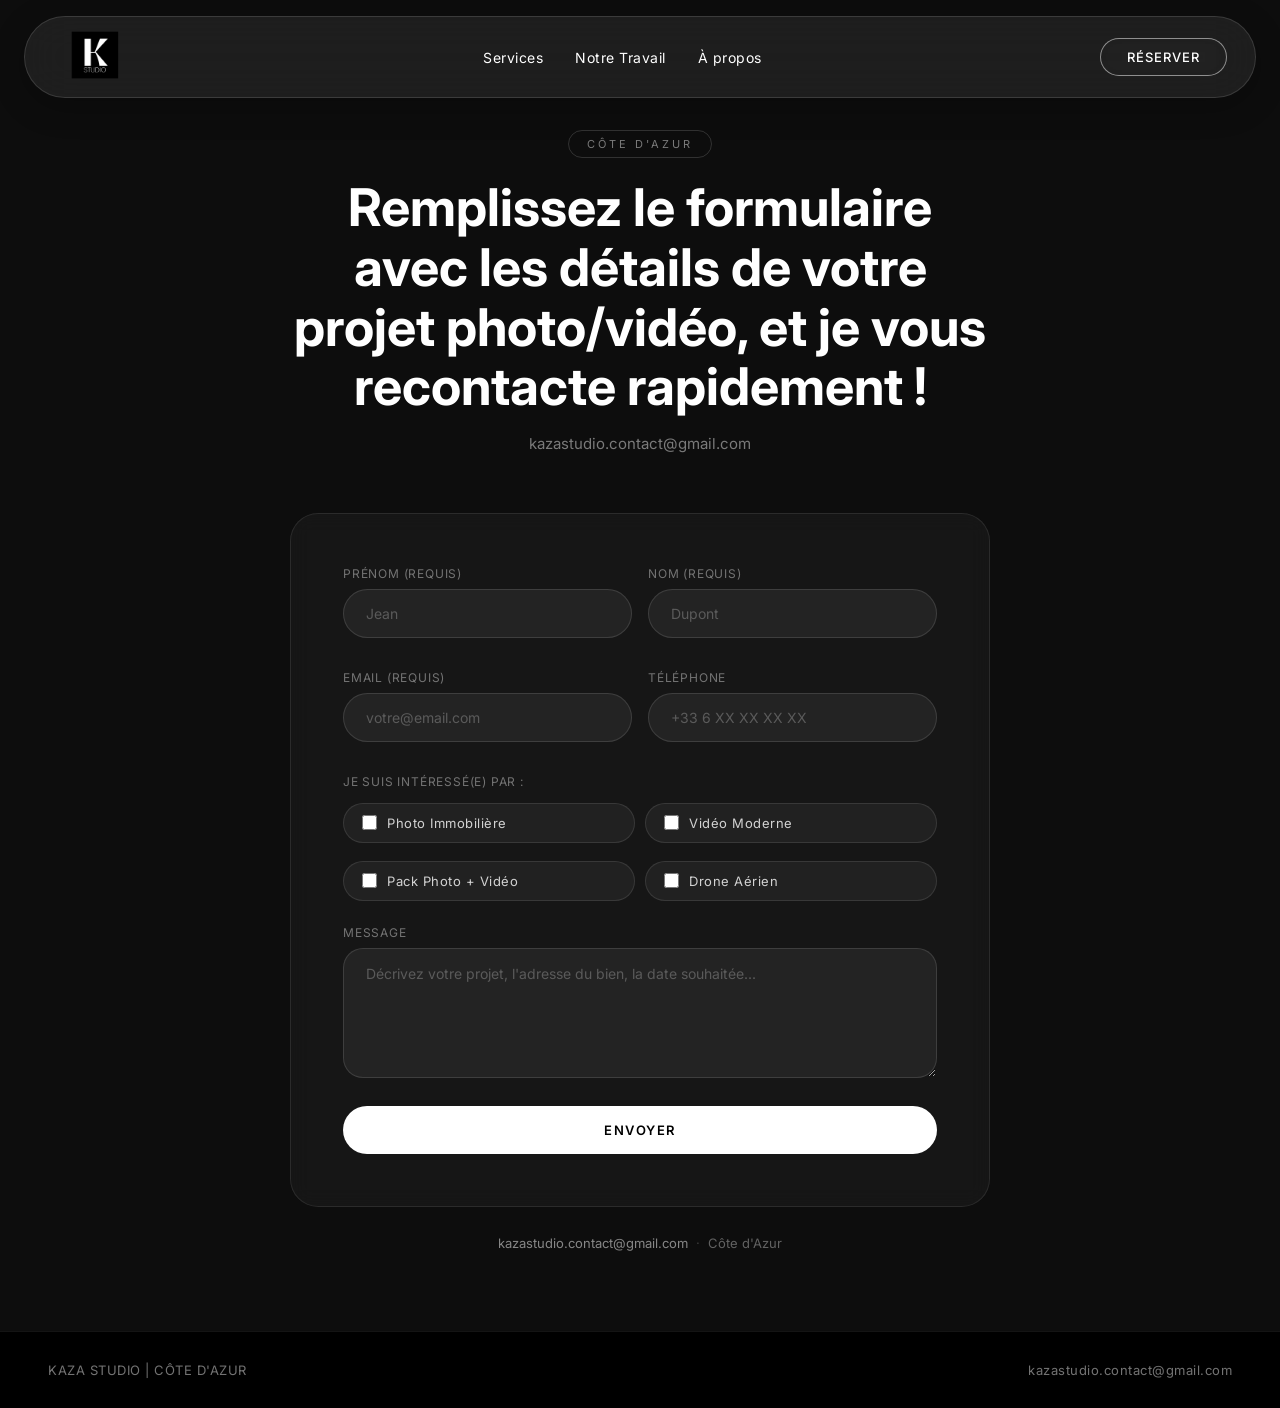
<file: contact.html>
<!doctype html>
<html lang="fr">
<head>
  <meta charset="utf-8">
  <meta name="viewport" content="width=device-width,initial-scale=1">
  <title>Contact – KAZA STUDIO</title>
  <link rel="stylesheet" href="style.css">
  <style>
    .contact-page{min-height:100vh;background:#0d0d0d;display:flex;flex-direction:column;align-items:center;padding:130px 24px 80px}
    .contact-header{text-align:center;max-width:700px;margin-bottom:56px}
    .contact-header .tag{display:inline-block;font-size:11px;letter-spacing:3px;text-transform:uppercase;color:rgba(255,255,255,.45);border:1px solid rgba(255,255,255,.15);border-radius:50px;padding:6px 18px;margin-bottom:20px}
    .contact-header h1{font-size:clamp(28px,4.5vw,52px);font-weight:700;line-height:1.15;margin-bottom:14px}
    .contact-header p{color:rgba(255,255,255,.45);font-size:15px;line-height:1.7}
    
    /* ── SERVICE CARDS (style ProReal + image3) ── */
    .resa-grid{display:grid;grid-template-columns:repeat(3,1fr);gap:28px}
    .svc-card{
      background:#fff;
      border-radius:20px;
      overflow:hidden;
      display:flex;flex-direction:column;
      box-shadow:0 4px 24px rgba(0,0,0,0.07);
      transition:transform .3s,box-shadow .3s;
    }
    .svc-card:hover{transform:translateY(-6px);box-shadow:0 12px 40px rgba(0,0,0,0.13)}
    .svc-card .card-img{
      height:260px;overflow:hidden;border-radius:16px;
      margin:14px 14px 0;
    }
    .svc-card .card-img img{width:100%;height:100%;object-fit:cover;border-radius:16px;transition:transform .5s}
    .svc-card:hover .card-img img{transform:scale(1.04)}
    .svc-card .card-img .placeholder{
      height:260px;border-radius:16px;
      background:linear-gradient(135deg,#e0e0e0,#ececec);
      display:flex;align-items:center;justify-content:center;
      font-size:11px;color:#aaa;letter-spacing:2px;text-transform:uppercase;
    }
    .svc-card .card-body{padding:22px 22px 26px;flex:1;display:flex;flex-direction:column}
    .svc-card h3{font-size:18px;font-weight:700;color:#000;margin-bottom:8px}
    .svc-card p{font-size:13px;color:#666;line-height:1.65;flex:1;margin-bottom:22px}

    /* Glass button */
    .btn-glass{
      display:block;text-align:center;
      padding:13px 24px;border-radius:50px;
      background:rgba(0,0,0,0.04);
      border:1.5px solid rgba(0,0,0,0.15);
      color:#000;text-decoration:none;
      font-size:12px;letter-spacing:1.5px;text-transform:uppercase;font-weight:600;
      backdrop-filter:blur(8px);
      -webkit-backdrop-filter:blur(8px);
      transition:background .25s,border-color .25s,color .25s,transform .15s;
    }
    .btn-glass:hover{
      background:rgba(0,0,0,0.88);
      border-color:transparent;
      color:#fff;
      transform:translateY(-1px);
    }

    /* ── FORM ── */
    .contact-card{width:100%;max-width:700px;background:rgba(255,255,255,.04);border:1px solid rgba(255,255,255,.09);border-radius:28px;padding:52px;backdrop-filter:blur(10px)}
    .cf-row{display:grid;grid-template-columns:1fr 1fr;gap:16px;margin-bottom:16px}
    .cf-group{margin-bottom:16px}
    .cf-label{display:block;font-size:12px;letter-spacing:.8px;text-transform:uppercase;color:rgba(255,255,255,.4);margin-bottom:8px}
    .cf-input,.cf-textarea{width:100%;background:rgba(255,255,255,.06);border:1px solid rgba(255,255,255,.12);border-radius:50px;padding:15px 22px;color:#fff;font-family:Inter,sans-serif;font-size:14px;outline:none;transition:border-color .25s,background .25s}
    .cf-input::placeholder,.cf-textarea::placeholder{color:rgba(255,255,255,.25)}
    .cf-input:focus,.cf-textarea:focus{border-color:rgba(255,255,255,.45);background:rgba(255,255,255,.09)}
    .cf-textarea{border-radius:20px;min-height:130px;resize:vertical;padding:16px 22px}
    .cf-checks-label{font-size:12px;letter-spacing:.8px;text-transform:uppercase;color:rgba(255,255,255,.4);margin-bottom:14px;display:block}
    .cf-checks{display:grid;grid-template-columns:1fr 1fr;gap:10px;margin-bottom:16px}
    .cf-check{display:flex;align-items:center;gap:10px;background:rgba(255,255,255,.05);border:1px solid rgba(255,255,255,.1);border-radius:50px;padding:11px 18px;cursor:pointer;transition:background .2s,border-color .2s;font-size:13px;color:rgba(255,255,255,.8)}
    .cf-check:hover{background:rgba(255,255,255,.09);border-color:rgba(255,255,255,.25)}
    .cf-check input[type=checkbox]{width:15px;height:15px;accent-color:#fff;flex-shrink:0;cursor:pointer}
    .cf-check:has(input:checked){background:rgba(255,255,255,.13);border-color:rgba(255,255,255,.4)}
    .cf-submit{width:100%;margin-top:8px;padding:16px 32px;background:#fff;color:#000;border:none;border-radius:50px;font-family:Inter,sans-serif;font-size:13px;font-weight:600;letter-spacing:1.5px;text-transform:uppercase;cursor:pointer;transition:opacity .2s,transform .15s}
    .cf-submit:hover{opacity:.88;transform:translateY(-1px)}
    .contact-info-strip{margin-top:28px;display:flex;align-items:center;justify-content:center;gap:8px;font-size:13px;color:rgba(255,255,255,.35)}
    .contact-info-strip a{color:rgba(255,255,255,.5);text-decoration:none;transition:color .2s}
    .contact-info-strip a:hover{color:#fff}
    .dot{color:rgba(255,255,255,.2)}

    @media(max-width:600px){.contact-card{padding:32px 20px;border-radius:20px}.cf-row,.cf-checks{grid-template-columns:1fr}}
  </style>
</head>
<body>
<nav id="navbar">
  <a class="nav-logo" href="index.html"><img src="img/logo.png" alt="KAZA STUDIO"></a>
  <ul class="nav-links">
    <li><a href="index.html#services">Services</a></li>
    <li><a href="index.html#galerie">Notre Travail</a></li>
    <li><a href="reservation.html">À propos</a></li>
  </ul>
  <a class="nav-book" href="reservation.html">RÉSERVER</a>
</nav>

<div class="contact-page">
  <div class="contact-header reveal">
    <span class="tag">Côte d'Azur</span>
    <h1>Remplissez le formulaire avec les détails de votre projet photo/vidéo, et je vous recontacte rapidement !</h1>
    <p>kazastudio.contact@gmail.com</p>
  </div>
  <div class="contact-card reveal">
    <form name="contact" method="POST" data-netlify="true" action="https://api.web3forms.com/submit" access_key="244a5250-18d1-4227-8b81-de6e2f9072c8">
      <input type="hidden" name="_next" value="https://kazastudio.netlify.app/merci.html">
      <input type="hidden" name="_subject" value="Nouveau message KAZA STUDIO 📸">
      <input type="hidden" name="form-name" value="contact">
      <div class="cf-row">
        <div class="cf-group">
          <label class="cf-label">Prénom (requis)</label>
          <input class="cf-input" type="text" name="prenom" placeholder="Jean" required>
        </div>
        <div class="cf-group">
          <label class="cf-label">Nom (requis)</label>
          <input class="cf-input" type="text" name="nom" placeholder="Dupont" required>
        </div>
      </div>
      <div class="cf-row">
        <div class="cf-group">
          <label class="cf-label">Email (requis)</label>
          <input class="cf-input" type="email" name="email" placeholder="votre@email.com" required>
        </div>
        <div class="cf-group">
          <label class="cf-label">Téléphone</label>
          <input class="cf-input" type="tel" name="telephone" placeholder="+33 6 XX XX XX XX">
        </div>
      </div>
      <div class="cf-group">
        <span class="cf-checks-label">Je suis intéressé(e) par :</span>
        <div class="cf-checks">
          <label class="cf-check"><input type="checkbox" name="service" value="photo"><span>Photo Immobilière</span></label>
          <label class="cf-check"><input type="checkbox" name="service" value="video"><span>Vidéo Moderne</span></label>
          <label class="cf-check"><input type="checkbox" name="service" value="pack"><span>Pack Photo + Vidéo</span></label>
          <label class="cf-check"><input type="checkbox" name="service" value="drone"><span>Drone Aérien</span></label>
        </div>
      </div>
      <div class="cf-group">
        <label class="cf-label">Message</label>
        <textarea class="cf-textarea" name="message" placeholder="Décrivez votre projet, l'adresse du bien, la date souhaitée..."></textarea>
      </div>
      <button class="cf-submit" type="submit">ENVOYER</button>
    </form>
</div>
  <div class="contact-info-strip">
    <a href="mailto:kazastudio.contact@gmail.com">kazastudio.contact@gmail.com</a>
    <span class="dot">·</span>
    <span>Côte d'Azur</span>
  </div>
</div>

<footer>
  <span>KAZA STUDIO | CÔTE D'AZUR</span>
  <span></span>
  <a href="mailto:kazastudio.contact@gmail.com">kazastudio.contact@gmail.com</a>
</footer>
<script>
const navbar = document.getElementById('navbar');
window.addEventListener('scroll', () => navbar.classList.toggle('scrolled', window.scrollY > 60));
const obs = new IntersectionObserver(entries => entries.forEach(e => { if(e.isIntersecting) e.target.classList.add('visible'); }), {threshold:0.1});
document.querySelectorAll('.reveal').forEach(el => obs.observe(el));
</script>
</body>
</html>
</file>
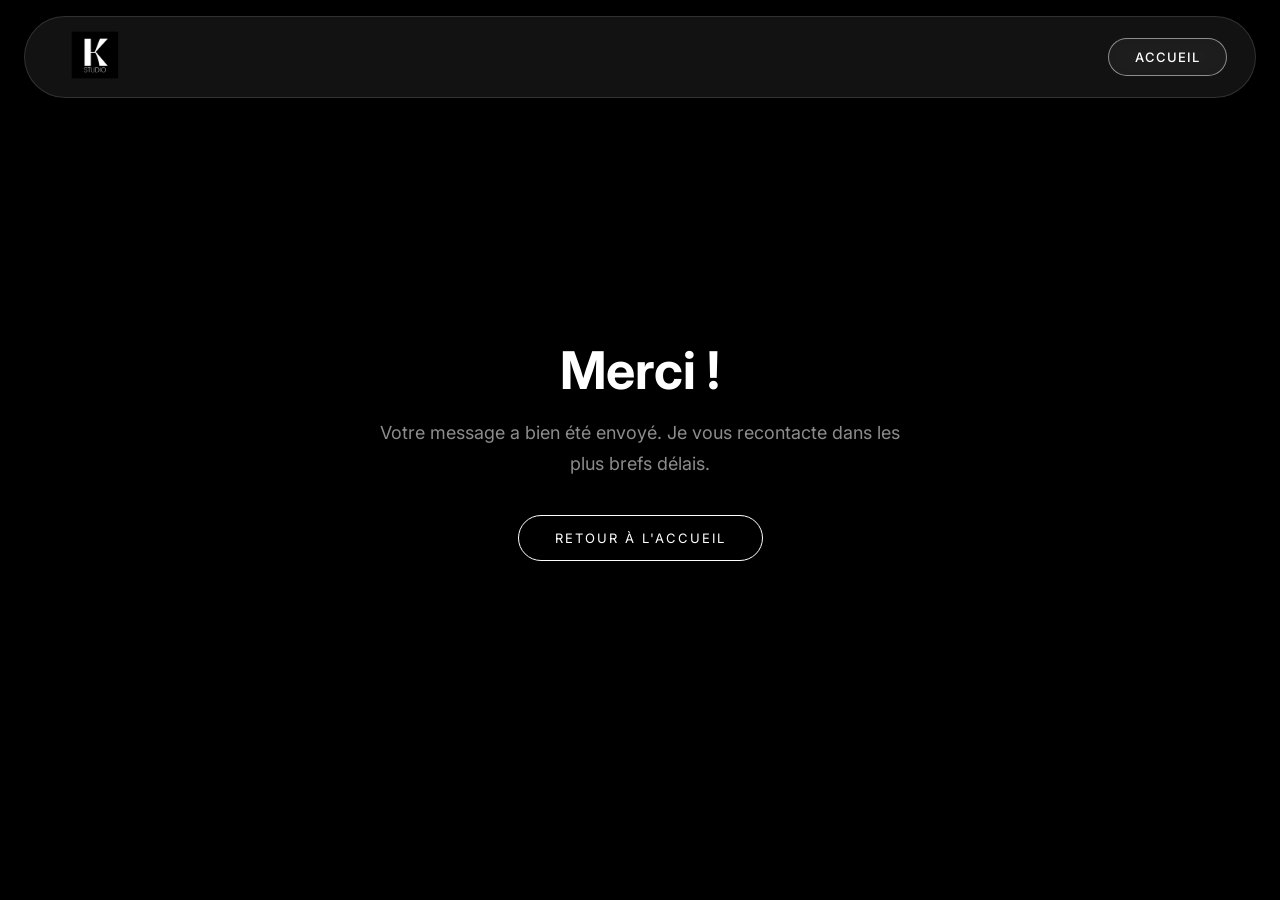
<file: merci.html>
<!doctype html>
<html lang="fr">
<head>
  <meta charset="utf-8">
  <meta name="viewport" content="width=device-width,initial-scale=1">
  <title>Merci – KAZA STUDIO</title>
  <link rel="stylesheet" href="style.css">
</head>
<body>
<nav id="navbar">
  <a class="nav-logo" href="index.html"><img src="img/logo.png" alt="KAZA STUDIO"></a>
  <ul class="nav-links"></ul>
  <a class="nav-book" href="index.html">ACCUEIL</a>
</nav>
<div style="height:100vh;display:flex;flex-direction:column;align-items:center;justify-content:center;text-align:center;padding:40px">
  <h1 style="font-size:52px;margin-bottom:16px">Merci !</h1>
  <p style="color:rgba(255,255,255,.55);font-size:18px;max-width:50ch;line-height:1.7">Votre message a bien été envoyé. Je vous recontacte dans les plus brefs délais.</p>
  <a class="btn-outline" href="index.html" style="margin-top:36px">RETOUR À L'ACCUEIL</a>
</div>
</body>
</html>
</file>
<file: style.css>
@import url('https://fonts.googleapis.com/css2?family=Inter:wght@300;400;500;700&display=swap');

*{box-sizing:border-box;margin:0;padding:0}

html{scroll-behavior:smooth}

body{
  font-family:Inter,system-ui,Arial,sans-serif;
  background:#000;
  color:#fff;
}

/* NAV */
nav {
  display: flex;
  align-items: center;
  justify-content: space-between;
  padding: 12px 28px;
  position: fixed;
  top: 16px;
  left: 50%;
  transform: translateX(-50%);
  width: calc(100% - 48px);
  max-width: 1300px;
  z-index: 100;
  background: rgba(255, 255, 255, 0.07);
  backdrop-filter: blur(24px);
  -webkit-backdrop-filter: blur(24px);
  border: 1px solid rgba(255, 255, 255, 0.13);
  border-radius: 50px;
  box-shadow: 0 8px 32px rgba(0, 0, 0, 0.25);
  transition: padding .3s, background .3s;
}
nav.scrolled {
  padding: 10px 28px;
  background: rgba(10, 10, 10, 0.55);
}
.nav-logo img { height: 52px; width: auto; transition: height .3s; }
nav.scrolled .nav-logo img { height: 42px; }
.nav-links { display: flex; align-items: center; gap: 32px; list-style: none; }
.nav-links a { color: #fff; text-decoration: none; font-size: 14px; font-weight: 400; letter-spacing: .5px; transition: opacity .2s; }
.nav-links a:hover { opacity: .55; }
.nav-book {
  border: 1px solid rgba(255, 255, 255, 0.5);
  padding: 10px 26px;
  border-radius: 50px;
  color: #fff;
  text-decoration: none;
  font-size: 13px;
  font-weight: 500;
  letter-spacing: 1px;
  text-transform: uppercase;
  background: rgba(30, 30, 30, 0.65);    /* ← fond sombre semi-opaque */
  backdrop-filter: blur(12px);
  -webkit-backdrop-filter: blur(12px);
  transition: background .25s, color .25s, border-color .25s, box-shadow .25s;
}
.nav-book:hover {
  background: rgba(255, 255, 255, 0.92);
  color: #000;
  border-color: rgba(255, 255, 255, 0.9);
  box-shadow: 0 4px 20px rgba(0,0,0,0.15);
}

/* SCROLL ANIMATIONS */
.reveal{
  opacity:0;transform:translateY(40px);
  transition:opacity .7s ease,transform .7s ease;
}
.reveal.visible{opacity:1;transform:translateY(0)}
.reveal-left{
  opacity:0;transform:translateX(-40px);
  transition:opacity .7s ease,transform .7s ease;
}
.reveal-left.visible{opacity:1;transform:translateX(0)}
.reveal-right{
  opacity:0;transform:translateX(40px);
  transition:opacity .7s ease,transform .7s ease;
}
.reveal-right.visible{opacity:1;transform:translateX(0)}

/* HERO */
.hero{
  height:100vh;
  background:#111 url('img/hero.jpg') center/cover no-repeat;
  display:flex;align-items:flex-end;justify-content:center;
  padding-bottom:80px;
  position:relative;text-align:center;
}
.hero::before{content:'';position:absolute;inset:0;background:rgba(0,0,0,.45)}
.hero-content{position:relative;z-index:1}
.hero h1{font-size:clamp(34px,5.5vw,74px);font-weight:700;line-height:1.05;letter-spacing:-1px;margin-bottom:16px}
.hero p{font-size:16px;font-weight:300;letter-spacing:1px;opacity:.85;margin-bottom:28px}
.btn-outline{
  border:1px solid #fff;padding:14px 36px;border-radius:50px;
  color:#fff;text-decoration:none;font-size:13px;letter-spacing:2px;text-transform:uppercase;
  transition:background .2s,color .2s;display:inline-block;
}
.btn-outline:hover{background:#fff;color:#000}
.location-tag{font-size:12px;letter-spacing:2px;opacity:.65;margin-bottom:12px;text-transform:uppercase}

/* GALLERY */
.gallery{display:grid;grid-template-columns:repeat(3,1fr);gap:6px;padding:6px}
.gallery-item{aspect-ratio:4/3;overflow:hidden;background:#1a1a1a}
.gallery-item img{width:100%;height:100%;object-fit:cover;transition:transform .5s}
.gallery-item:hover img{transform:scale(1.05)}
.placeholder{
  width:100%;height:100%;
  background:linear-gradient(135deg,#1e1e1e,#2a2a2a);
  display:flex;align-items:center;justify-content:center;
  font-size:12px;color:#555;letter-spacing:1px;text-transform:uppercase;
}

/* SECTIONS */
section{padding:80px 48px}
.section-title{font-size:clamp(26px,4vw,46px);font-weight:700;margin-bottom:12px}
.section-sub{color:rgba(255,255,255,.5);font-size:15px;margin-bottom:48px;max-width:60ch}

/* QUI JE SUIS */
.about{background:#000;text-align:center;padding:100px 48px}
.about .section-title{margin-bottom:20px}
.about p{color:rgba(255,255,255,.62);max-width:62ch;margin:0 auto;line-height:1.8;font-size:16px}

/* SERVICES */
.services { background: #0a0a0a; padding: 80px 48px; }

.services-grid {
  display: grid;
  grid-template-columns: repeat(3, 1fr);
  gap: 24px;
}

.service-card {
  background: #1a1a1a;
  border: 1px solid rgba(255,255,255,0.12);
  border-radius: 20px;
  overflow: hidden;
  display: flex;
  flex-direction: column;
  transition: transform .3s ease, box-shadow .3s ease, background .3s ease;
  box-shadow: 0 8px 32px rgba(0,0,0,0.4);
}
.service-card:hover {
  transform: translateY(-6px);
  background: #222;
  box-shadow: 0 20px 50px rgba(0,0,0,0.5);
}
.service-card .card-img { height: 240px; overflow: hidden; }
.service-card .card-img img { width:100%; height:100%; object-fit:cover; transition:transform .5s; }
.service-card:hover .card-img img { transform: scale(1.05); }
.service-card .card-body { padding: 28px 24px; flex:1; display:flex; flex-direction:column; }
.service-card h3 { font-size:19px; font-weight:700; color:#fff; margin-bottom:8px; }
.service-card p  { font-size:13px; color:rgba(255,255,255,0.55); line-height:1.6; flex:1; margin-bottom:24px; }

.btn-book {
  display:block; text-align:center;
  border: 1px solid rgba(255,255,255,0.5);
  border-radius: 50px;
  padding: 13px 24px; color:#fff; text-decoration:none;
  font-size:12px; letter-spacing:1.5px; text-transform:uppercase;
  font-weight:500; background:transparent;
  transition: background .2s, color .2s, border-color .2s;
  cursor:pointer;
}
.btn-book:hover { background:#fff; color:#000; border-color:#fff; }

/* CTA BAND */
.cta-band{
  min-height:60vh;
  background:#111 url('img/hero2.jpg') center/cover no-repeat;
  display:flex;flex-direction:column;align-items:center;justify-content:center;
  text-align:center;position:relative;padding:80px 48px;
}
.cta-band::before{content:'';position:absolute;inset:0;background:rgba(0,0,0,.5)}
.cta-band *{position:relative;z-index:1}
.cta-band h2{font-size:clamp(26px,5vw,58px);font-weight:700;margin-bottom:16px}
.cta-band p{font-size:15px;opacity:.65;margin-bottom:32px}

/* FOOTER */
footer{
  background:#000;padding:30px 48px;
  display:flex;align-items:center;justify-content:space-between;
  border-top:1px solid rgba(255,255,255,.08);
  font-size:13px;color:rgba(255,255,255,.45);letter-spacing:.5px;
}
footer a{color:rgba(255,255,255,.45);text-decoration:none;transition:color .2s}
footer a:hover{color:#fff}

/* CONTACT PAGE */
.contact-hero{
  min-height:55vh;
  background:#111 url('img/hero.jpg') center/cover no-repeat;
  display:flex;flex-direction:column;align-items:flex-start;justify-content:flex-end;
  padding:120px 48px 60px;position:relative;
}
.contact-hero::before{content:'';position:absolute;inset:0;background:rgba(0,0,0,.55)}
.contact-hero *{position:relative;z-index:1}
.contact-hero h1{font-size:clamp(24px,4vw,50px);font-weight:700;max-width:55ch;line-height:1.2}
.contact-hero .email-tag{margin-top:14px;font-size:15px;opacity:.55}

.contact-form-section{
  background:#000;padding:80px 48px;
  display:grid;grid-template-columns:1fr 1fr;gap:80px;align-items:start;
}
.form-group{margin-bottom:20px}
.form-row{display:grid;grid-template-columns:1fr 1fr;gap:16px}
label{display:block;font-size:13px;color:rgba(255,255,255,.5);margin-bottom:8px;letter-spacing:.5px}
input,textarea,select{
  width:100%;padding:14px 16px;
  background:#fff;color:#000;
  border:none;border-radius:4px;
  font-family:Inter,sans-serif;font-size:14px;outline:none;
}
textarea{min-height:120px;resize:vertical}
.checkbox-group{display:flex;flex-direction:column;gap:12px;margin-top:8px}
.checkbox-item{display:flex;align-items:center;gap:10px;font-size:14px;color:rgba(255,255,255,.75);cursor:pointer}
.checkbox-item input[type=checkbox]{width:16px;height:16px;accent-color:#000;flex-shrink:0}
.btn-submit{
  margin-top:24px;padding:14px 48px;
  background:#fff;color:#000;border:none;border-radius:4px;
  font-size:13px;letter-spacing:1.5px;text-transform:uppercase;font-weight:600;
  cursor:pointer;transition:opacity .2s;
}
.btn-submit:hover{opacity:.8}
.contact-info h3{font-size:22px;font-weight:600;margin-bottom:20px}
.contact-info p{color:rgba(255,255,255,.5);font-size:15px;line-height:1.8;margin-bottom:12px}

/* RESERVATION PAGE */
.resa-grid .btn-book { border-color: #111; color: #111; background: transparent; }
.resa-grid .btn-book:hover { background: #111; color: #fff; border-color: #111; }

.resa-hero {
  min-height: 65vh;
  background: #111 url('img/hero2.jpg') center/cover no-repeat;
  display: flex; flex-direction: column;
  align-items: center; justify-content: center;
  text-align: center; position: relative;
  padding: 120px 48px 60px;
}
.resa-hero::before { content: ''; position: absolute; inset: 0; background: rgba(0,0,0,.5); }
.resa-hero * { position: relative; z-index: 1; }
.resa-hero h1 { font-size: clamp(30px,6vw,70px); font-weight: 700; margin-bottom: 16px; }
.resa-hero p  { font-size: 16px; opacity: .6; max-width: 58ch; margin: 0 auto; }

/* ─── Exception nav : page réservation ─── */
.page-reservation .nav-book {
  border-color: rgba(0, 0, 0, 0.18);
  color: rgba(0, 0, 0, 0.75);
  background: rgba(210, 210, 210, 0.65);
}
.page-reservation .nav-book:hover {
  background: rgba(255, 255, 255, 0.2);
  backdrop-filter: blur(20px);
  -webkit-backdrop-filter: blur(20px);
  color: #000;
}

/* ↓ CHANGEMENTS GLASS */
.resa-cards {
  background: #0a0a0a;      /* ← was #f0f0f0 */
  padding: 80px 48px;
}
.resa-cards .section-title { color: #fff; }       /* ← was #000 */
.resa-cards .section-sub   { color: rgba(255,255,255,.45); } /* ← was #666 */

.resa-grid { display: grid; grid-template-columns: repeat(3,1fr); gap: 24px; }

/* Cartes glass — même style que .service-card */
.resa-grid > * {
  background: rgba(255,255,255,0.06);
  backdrop-filter: blur(20px);
  -webkit-backdrop-filter: blur(20px);
  border: 1px solid rgba(255,255,255,0.12);
  border-radius: 20px;
  overflow: hidden;
  display: flex; flex-direction: column;
  transition: transform .3s ease, box-shadow .3s ease, background .3s ease;
  box-shadow: 0 8px 32px rgba(0,0,0,.3);
}
.resa-grid > *:hover {
  transform: translateY(-6px);
  background: rgba(255,255,255,0.10);
  box-shadow: 0 16px 48px rgba(0,0,0,.45);
}
.resa-grid > * .card-img          { height: 240px; overflow: hidden; }
.resa-grid > * .card-img img      { width:100%; height:100%; object-fit:cover; transition: transform .5s; }
.resa-grid > *:hover .card-img img{ transform: scale(1.05); }
.resa-grid > * .card-body         { padding: 28px 24px; flex:1; display:flex; flex-direction:column; }
.resa-grid > * h3                 { font-size:19px; font-weight:700; color:#fff; margin-bottom:8px; }
.resa-grid > * p                  { font-size:13px; color:rgba(255,255,255,.55); line-height:1.6; flex:1; margin-bottom:24px; }

/* Bouton Réserver dans les cartes resa — visible sur fond blanc */
.resa-grid .btn-book,
.resa-grid a[class*="btn"],
.resa-grid button {
  border: 1px solid rgba(0, 0, 0, 0.25);
  border-radius: 50px;
  padding: 13px 24px;
  color: #111;
  background: rgba(30, 30, 30, 0.10);
  backdrop-filter: blur(8px);
  -webkit-backdrop-filter: blur(8px);
  transition: background .2s, color .2s, border-color .2s;
}
.resa-grid .btn-book:hover,
.resa-grid a[class*="btn"]:hover,
.resa-grid button:hover {
  background: #111;
  color: #fff;
  border-color: #111;
}

/* ── POURQUOI SECTION ── */
.pq-section{background:#ffffff;padding:80px 60px 60px;text-align:center}
.pq-sub{font-size:14px;color:#777;max-width:460px;margin:0 auto 52px;line-height:1.7}
.pq-grid{display:flex;max-width:960px;margin:0 auto 44px;border-top:1px solid #e8e8e8;border-bottom:1px solid #e8e8e8}
.pq-item{flex:1;padding:40px 20px;border-right:1px solid #e8e8e8;display:flex;flex-direction:column;align-items:center;gap:10px;transition:background .25s;cursor:default}
.pq-item:last-child{border-right:none}
.pq-item:hover{background:#f5f5f5}
.pq-num{font-size:44px;font-weight:800;letter-spacing:-2px;line-height:1;color:#111}
.pq-title{font-size:13px;font-weight:600;color:#333;line-height:1.5;max-width:170px}
.pq-prog-wrap{max-width:480px;margin:0 auto}
.pq-prog-track{width:100%;height:2px;background:#e8e8e8;border-radius:4px;overflow:hidden;margin-bottom:10px}
.pq-prog-fill{height:100%;width:16.5%;background:#111;border-radius:4px;transition:width .7s cubic-bezier(.4,0,.2,1)}
.pq-prog-dots{display:flex;justify-content:space-between}
.pq-dot{width:8px;height:8px;border-radius:50%;background:#ccc;transition:background .4s,transform .3s;display:inline-block}
.pq-dot.on{background:#111;transform:scale(1.4)}
@media(max-width:768px){
  .pq-section{padding:50px 20px 40px}
  .pq-grid{flex-direction:column}
  .pq-item{border-right:none;border-bottom:1px solid #e8e8e8}
  .pq-item:last-child{border-bottom:none}
}
@media(max-width: 900px) {
  nav {
    top: 10px;
    width: calc(100% - 24px);
    padding: 10px 16px;
    border-radius: 30px;
  }
  .nav-links            { display: none; }
  .services             { padding: 60px 20px; }
  .services-grid        { grid-template-columns: 1fr !important; }
  .resa-cards           { padding: 60px 20px; }
  .resa-grid            { grid-template-columns: 1fr !important; }
  .gallery              { grid-template-columns: 1fr 1fr; }
  .about                { padding: 60px 20px; }
  .contact-form-section { grid-template-columns: 1fr; gap: 40px; }
  .form-row             { grid-template-columns: 1fr; }
  section               { padding: 60px 20px; }
}
</file>
